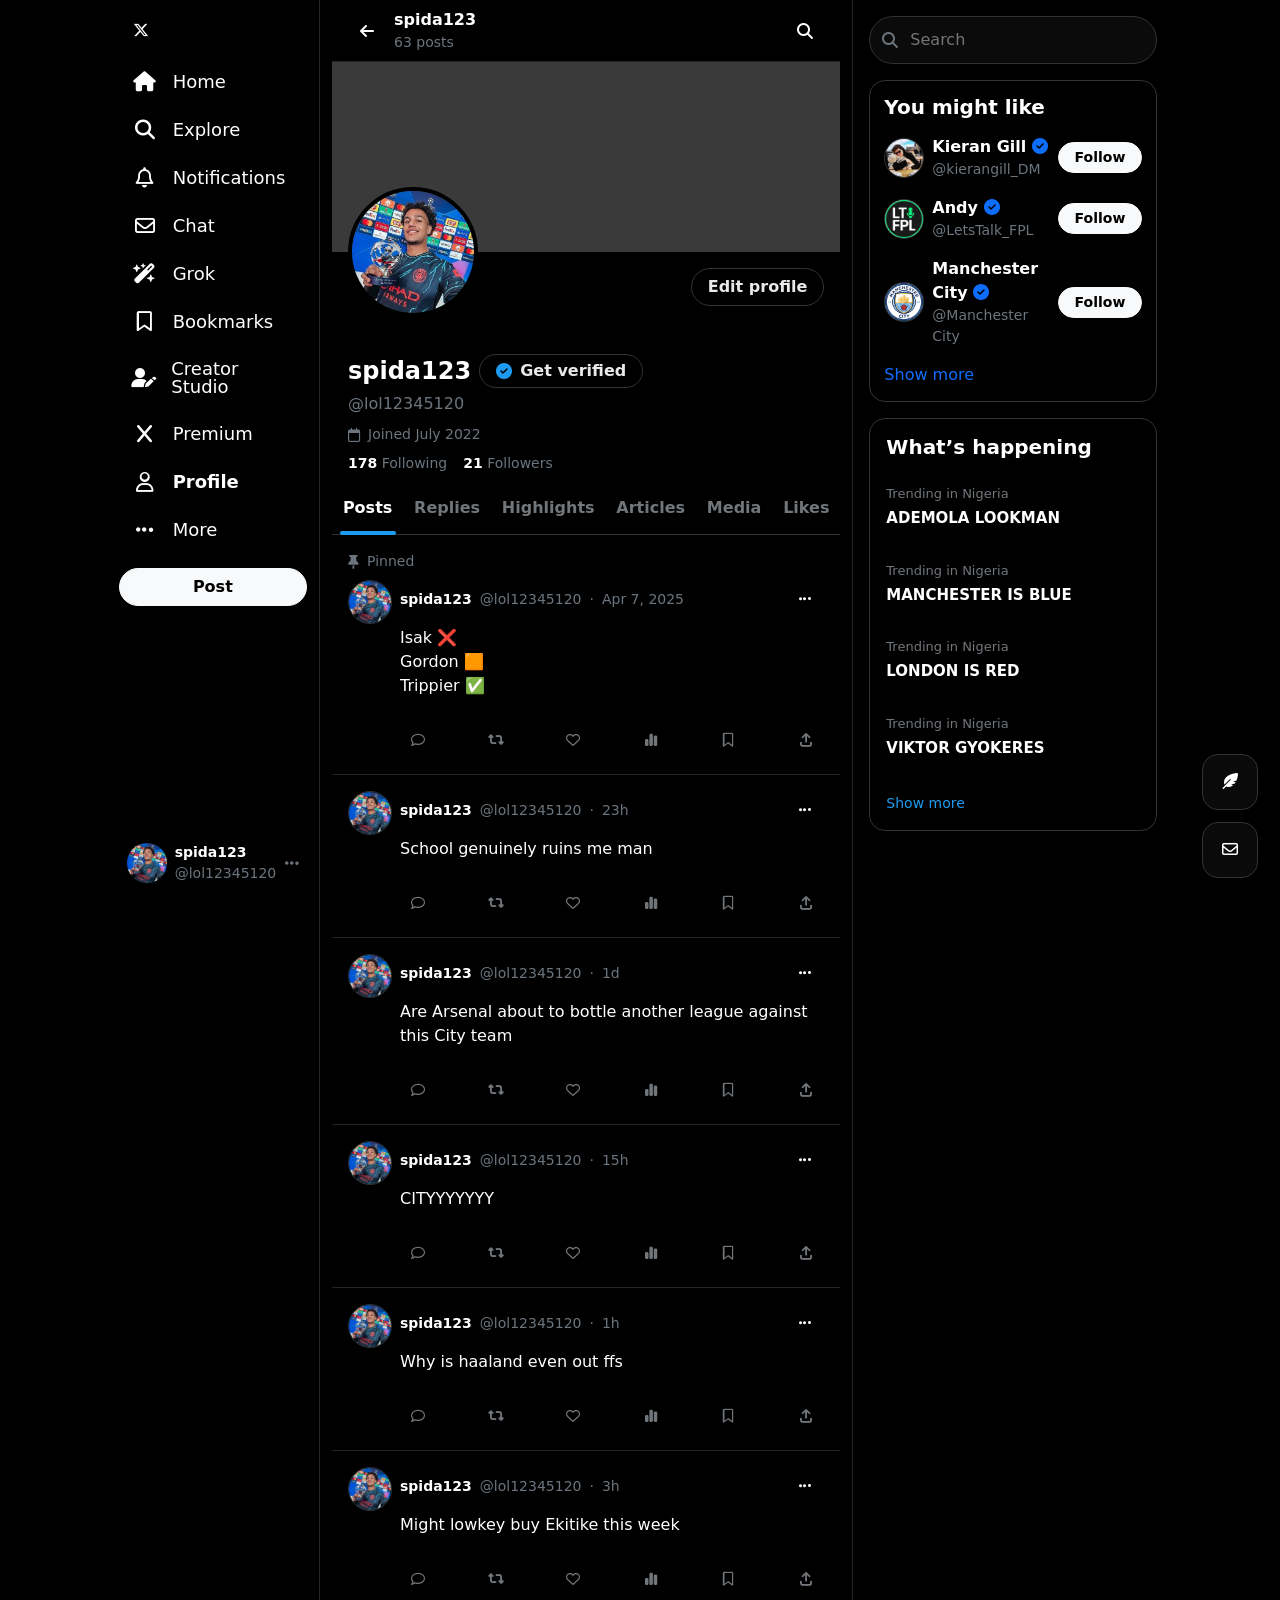
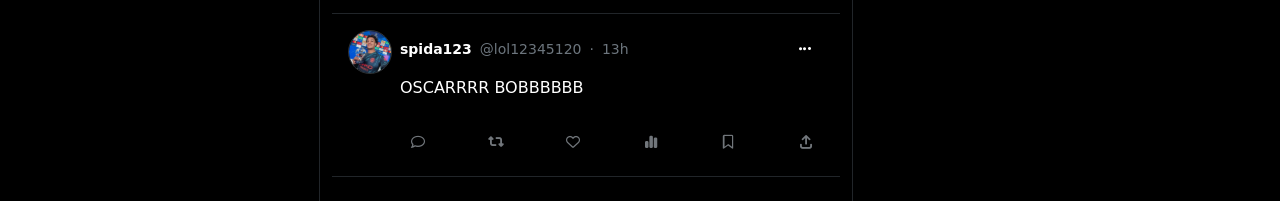
<file: profile.html>
<!doctype html>
<html lang="en">
<head>
  <meta charset="UTF-8" />
  <meta name="viewport" content="width=device-width, initial-scale=1.0" />
  <title>X Clone — Profile</title>

  <link href="https://cdn.jsdelivr.net/npm/bootstrap@5.3.3/dist/css/bootstrap.min.css" rel="stylesheet"/>
  <link rel="stylesheet" href="https://cdnjs.cloudflare.com/ajax/libs/font-awesome/6.5.0/css/all.min.css"/>

  <link rel="stylesheet" href="profile.css" />
</head>

<body class="bg-black text-white">
  <div class="container-fluid">
    <div class="row justify-content-center">

      <!-- LEFT SIDEBAR -->
      <aside class="col-12 col-md-3 col-lg-3 col-xl-2 d-none d-md-block border-end border-dark">
        <div class="vh-100 position-sticky top-0 d-flex flex-column py-2">

          <a href="home.html" class="logo-pill mb-2" aria-label="X">
            <i class="fa-brands fa-x-twitter"></i>
          </a>

          <nav class="nav flex-column gap-1">
            <a class="nav-link-x" href="home.html">
              <span class="x-nav__icon"><i class="fa-solid fa-house"></i></span>
              <span class="x-nav__text">Home</span>
            </a>

            <a class="nav-link-x" href="explore.html">
              <span class="x-nav__icon"><i class="fa-solid fa-magnifying-glass"></i></span>
              <span class="x-nav__text">Explore</span>
            </a>

            <a class="nav-link-x position-relative" href="notifications.html">
              <span class="x-nav__icon"><i class="fa-regular fa-bell"></i></span>
              <span class="x-nav__text">Notifications</span>
              <!-- <span class="badge-x">1</span> -->
            </a>

            <a class="nav-link-x" href="#">
              <span class="x-nav__icon"><i class="fa-regular fa-envelope"></i></span>
              <span class="x-nav__text">Chat</span>
            </a>

            <a class="nav-link-x" href="#">
              <span class="x-nav__icon"><i class="fa-solid fa-wand-magic-sparkles"></i></span>
              <span class="x-nav__text">Grok</span>
            </a>

            <a class="nav-link-x" href="#">
              <span class="x-nav__icon"><i class="fa-regular fa-bookmark"></i></span>
              <span class="x-nav__text">Bookmarks</span>
            </a>

            <a class="nav-link-x" href="#">
              <span class="x-nav__icon"><i class="fa-solid fa-user-pen"></i></span>
              <span class="x-nav__text">Creator Studio</span>
            </a>

            <a class="nav-link-x" href="#">
              <span class="x-nav__icon"><i class="fa-solid fa-x"></i></span>
              <span class="x-nav__text">Premium</span>
              <!-- <span class="ms-2 badge rounded-pill text-bg-primary small">50% off</span> -->
            </a>

            <a class="nav-link-x active" href="profile.html">
              <span class="x-nav__icon"><i class="fa-regular fa-user"></i></span>
              <span class="x-nav__text">Profile</span>
            </a>

            <a class="nav-link-x" href="#">
              <span class="x-nav__icon"><i class="fa-solid fa-ellipsis"></i></span>
              <span class="x-nav__text">More</span>
            </a>
          </nav>

          <button class="btn btn-light fw-bold rounded-pill w-100 mt-3" type="button">Post</button>

          <div class="d-flex align-items-center gap-2 mt-auto p-2 rounded-pill hover-dark">
            <div class="avatar-sm">
              <img src="bobb.jpg">
            </div>
            <div class="flex-grow-1">
              <div class="fw-bold small">spida123</div>
              <div class="text-secondary small">@lol12345120</div>
            </div>
            <i class="fa-solid fa-ellipsis text-secondary"></i>
          </div>

        </div>
      </aside>

      <!-- MIDDLE -->
      <main class="col-12 col-md-6 col-lg-6 col-xl-5 border-end border-dark">

        <!-- TOP BAR -->
        <div class="sticky-top topbar px-3 py-2 border-bottom border-dark">
          <div class="d-flex align-items-center gap-2">
            <button class="icon-pill" type="button"><i class="fa-solid fa-arrow-left"></i></button>

            <div class="flex-grow-1">
              <div class="fw-bold">spida123</div>
              <div class="text-secondary small">63 posts</div>
            </div>

            <button class="icon-pill" type="button"><i class="fa-solid fa-magnifying-glass"></i></button>
          </div>
        </div>

        <!-- BANNER (relative so avatar can overlap) -->
        <div class="banner"></div>

        <!-- PROFILE HEADER -->
        <div class="profile-head px-3 pt-3 pb-2">

          <!-- Avatar -->
          <div class="avatar-overlap">
            <!-- CHANGE src to your image file name -->
            <img src="profile.jpg" alt="Profile picture" class="avatar-big">
          </div>

          <div class="d-flex justify-content-end">
          <button class="btn btn-outline-light rounded-pill fw-bold px-3 btn-x edit-btn" type="button">
            Edit profile
          </button>
          </div>

          <div class="pt-5">
            <div class="d-flex align-items-center gap-2 flex-wrap">
              <h2 class="m-0 fw-bold fs-4">spida123</h2>

              <button class="btn btn-outline-light rounded-pill fw-bold px-3 py-1 btn-x verify-btn d-flex align-items-center gap-2" type="button">
              <i class="fa-solid fa-circle-check"></i>
              Get verified
            </button>
            </div>

            <div class="text-secondary mt-1">@lol12345120</div>

            <div class="text-secondary small d-flex align-items-center gap-2 mt-2">
              <i class="fa-regular fa-calendar"></i>
              Joined July 2022
            </div>

            <div class="d-flex gap-3 small mt-2">
              <span><span class="fw-bold text-white">178</span> <span class="text-secondary">Following</span></span>
              <span><span class="fw-bold text-white">21</span> <span class="text-secondary">Followers</span></span>
            </div>
          </div>
        </div>

        <!-- TABS -->
        <ul class="nav profile-tabs border-bottom border-dark px-0">
          <li class="nav-item flex-fill text-center">
            <a class="nav-link tabx active" href="#">Posts</a>
          </li>
          <li class="nav-item flex-fill text-center">
            <a class="nav-link tabx" href="#">Replies</a>
          </li>
          <li class="nav-item flex-fill text-center">
            <a class="nav-link tabx" href="#">Highlights</a>
          </li>
          <li class="nav-item flex-fill text-center">
            <a class="nav-link tabx" href="#">Articles</a>
          </li>
          <li class="nav-item flex-fill text-center">
            <a class="nav-link tabx" href="#">Media</a>
          </li>
          <li class="nav-item flex-fill text-center">
            <a class="nav-link tabx" href="#">Likes</a>
          </li>
        </ul>

        <!-- POSTS -->
        <section class="pb-4">
          <article class="border-bottom border-dark px-3 py-3">
            <div class="text-secondary small d-flex align-items-center gap-2 mb-2">
              <i class="fa-solid fa-thumbtack"></i> <span>Pinned</span>
            </div>

            <div class="d-flex gap-2">
             <img src="profile.jpg" alt="Profile picture" class="post-avatar">

              <div class="flex-grow-1">
                <div class="d-flex align-items-center flex-wrap gap-2 small">
                  <span class="fw-bold">spida123</span>
                  <span class="text-secondary">@lol12345120</span>
                  <span class="text-secondary">·</span>
                  <span class="text-secondary">Apr 7, 2025</span>

                  <button class="icon-pill ms-auto" type="button" aria-label="More">
                    <i class="fa-solid fa-ellipsis"></i>
                  </button>
                </div>

                <div class="mt-2">
                  Isak ❌<br />Gordon 🟧<br />Trippier ✅
                </div>

                <br>

                <div class="tweet-actions d-flex justify-content-between small">

                <div class="action comment" data-label="Reply">
                  <i class="fa-regular fa-comment"></i>
                </div>

                <div class="action repost" data-label="Repost">
                  <i class="fa-solid fa-retweet"></i>
                </div>

                <div class="action like" data-label="Like">
                  <i class="fa-regular fa-heart"></i>
                </div>

                <div class="action view" data-label="View">
                  <i class="fa-solid fa-chart-simple"></i>
                </div>

                <div class="action bookmark" data-label="Bookmark">
                  <i class="fa-regular fa-bookmark"></i>
                </div>

                <div class="action share" data-label="Share">
                  <i class="fa-solid fa-arrow-up-from-bracket"></i>
                </div>

              </div>
              </div>
            </div>
          </article>

          <!-- Normal tweet 1 (NOT pinned) -->
<article class="border-bottom border-dark px-3 py-3 tweet-hover">
  <div class="d-flex gap-2">
    <img src="profile.jpg" alt="Profile picture" class="post-avatar">

    <div class="flex-grow-1">
      <div class="d-flex align-items-center flex-wrap gap-2 small">
        <span class="fw-bold">spida123</span>
        <span class="text-secondary">@lol12345120</span>
        <span class="text-secondary">·</span>
        <span class="text-secondary">23h</span>

        <button class="icon-pill ms-auto" type="button" aria-label="More">
          <i class="fa-solid fa-ellipsis"></i>
        </button>
      </div>

      <div class="mt-2">
          School genuinely ruins me man
      </div>
      <br>
            <div class="tweet-actions d-flex justify-content-between small">

                <div class="action comment" data-label="Reply">
                  <i class="fa-regular fa-comment"></i>
                </div>

                <div class="action repost" data-label="Repost">
                  <i class="fa-solid fa-retweet"></i>
                </div>

                <div class="action like" data-label="Like">
                  <i class="fa-regular fa-heart"></i>
                </div>

                <div class="action view" data-label="View">
                  <i class="fa-solid fa-chart-simple"></i>
                </div>

                <div class="action bookmark" data-label="Bookmark">
                  <i class="fa-regular fa-bookmark"></i>
                </div>

                <div class="action share" data-label="Share">
                  <i class="fa-solid fa-arrow-up-from-bracket"></i>
                </div>

              </div>
    </div>
  </div>
</article>

<!-- Normal tweet 2 (NOT pinned) -->
<article class="border-bottom border-dark px-3 py-3 tweet-hover">
  <div class="d-flex gap-2">
    <img src="profile.jpg" alt="Profile picture" class="post-avatar">

    <div class="flex-grow-1">
      <div class="d-flex align-items-center flex-wrap gap-2 small">
        <span class="fw-bold">spida123</span>
        <span class="text-secondary">@lol12345120</span>
        <span class="text-secondary">·</span>
        <span class="text-secondary">1d</span>

        <button class="icon-pill ms-auto" type="button" aria-label="More">
          <i class="fa-solid fa-ellipsis"></i>
        </button>
      </div>

      <div class="mt-2">
        Are Arsenal about to bottle another league against this City team
      </div>

       <br>
            <div class="tweet-actions d-flex justify-content-between small">

                <div class="action comment" data-label="Reply">
                  <i class="fa-regular fa-comment"></i>
                </div>

                <div class="action repost" data-label="Repost">
                  <i class="fa-solid fa-retweet"></i>
                </div>

                <div class="action like" data-label="Like">
                  <i class="fa-regular fa-heart"></i>
                </div>

                <div class="action view" data-label="View">
                  <i class="fa-solid fa-chart-simple"></i>
                </div>

                <div class="action bookmark" data-label="Bookmark">
                  <i class="fa-regular fa-bookmark"></i>
                </div>

                <div class="action share" data-label="Share">
                  <i class="fa-solid fa-arrow-up-from-bracket"></i>
                </div>

              </div>
    </div>
  </div>
</article>

<article class="border-bottom border-dark px-3 py-3 tweet-hover">
  <div class="d-flex gap-2">
    <img src="profile.jpg" alt="Profile picture" class="post-avatar">

    <div class="flex-grow-1">
      <div class="d-flex align-items-center flex-wrap gap-2 small">
        <span class="fw-bold">spida123</span>
        <span class="text-secondary">@lol12345120</span>
        <span class="text-secondary">·</span>
        <span class="text-secondary">15h</span>

        <button class="icon-pill ms-auto" type="button" aria-label="More">
          <i class="fa-solid fa-ellipsis"></i>
        </button>
      </div>

      <div class="mt-2">
          CITYYYYYYY
      </div>

       <br>
            <div class="tweet-actions d-flex justify-content-between small">

                <div class="action comment" data-label="Reply">
                  <i class="fa-regular fa-comment"></i>
                </div>

                <div class="action repost" data-label="Repost">
                  <i class="fa-solid fa-retweet"></i>
                </div>

                <div class="action like" data-label="Like">
                  <i class="fa-regular fa-heart"></i>
                </div>

                <div class="action view" data-label="View">
                  <i class="fa-solid fa-chart-simple"></i>
                </div>

                <div class="action bookmark" data-label="Bookmark">
                  <i class="fa-regular fa-bookmark"></i>
                </div>

                <div class="action share" data-label="Share">
                  <i class="fa-solid fa-arrow-up-from-bracket"></i>
                </div>

              </div>
    </div>
  </div>
</article>

<article class="border-bottom border-dark px-3 py-3 tweet-hover">
  <div class="d-flex gap-2">
    <img src="profile.jpg" alt="Profile picture" class="post-avatar">

    <div class="flex-grow-1">
      <div class="d-flex align-items-center flex-wrap gap-2 small">
        <span class="fw-bold">spida123</span>
        <span class="text-secondary">@lol12345120</span>
        <span class="text-secondary">·</span>
        <span class="text-secondary">1h</span>

        <button class="icon-pill ms-auto" type="button" aria-label="More">
          <i class="fa-solid fa-ellipsis"></i>
        </button>
      </div>

      <div class="mt-2">
          Why is haaland even out ffs
      </div>

       <br>
            <div class="tweet-actions d-flex justify-content-between small">

                <div class="action comment" data-label="Reply">
                  <i class="fa-regular fa-comment"></i>
                </div>

                <div class="action repost" data-label="Repost">
                  <i class="fa-solid fa-retweet"></i>
                </div>

                <div class="action like" data-label="Like">
                  <i class="fa-regular fa-heart"></i>
                </div>

                <div class="action view" data-label="View">
                  <i class="fa-solid fa-chart-simple"></i>
                </div>

                <div class="action bookmark" data-label="Bookmark">
                  <i class="fa-regular fa-bookmark"></i>
                </div>

                <div class="action share" data-label="Share">
                  <i class="fa-solid fa-arrow-up-from-bracket"></i>
                </div>

              </div>
    </div>
  </div>
</article>


<article class="border-bottom border-dark px-3 py-3 tweet-hover">
  <div class="d-flex gap-2">
    <img src="profile.jpg" alt="Profile picture" class="post-avatar">

    <div class="flex-grow-1">
      <div class="d-flex align-items-center flex-wrap gap-2 small">
        <span class="fw-bold">spida123</span>
        <span class="text-secondary">@lol12345120</span>
        <span class="text-secondary">·</span>
        <span class="text-secondary">3h</span>

        <button class="icon-pill ms-auto" type="button" aria-label="More">
          <i class="fa-solid fa-ellipsis"></i>
        </button>
      </div>

      <div class="mt-2">
          Might lowkey buy Ekitike this week
      </div>

       <br>
            <div class="tweet-actions d-flex justify-content-between small">

                <div class="action comment" data-label="Reply">
                  <i class="fa-regular fa-comment"></i>
                </div>

                <div class="action repost" data-label="Repost">
                  <i class="fa-solid fa-retweet"></i>
                </div>

                <div class="action like" data-label="Like">
                  <i class="fa-regular fa-heart"></i>
                </div>

                <div class="action view" data-label="View">
                  <i class="fa-solid fa-chart-simple"></i>
                </div>

                <div class="action bookmark" data-label="Bookmark">
                  <i class="fa-regular fa-bookmark"></i>
                </div>

                <div class="action share" data-label="Share">
                  <i class="fa-solid fa-arrow-up-from-bracket"></i>
                </div>

              </div>
    </div>
  </div>
</article>


<article class="border-bottom border-dark px-3 py-3 tweet-hover">
  <div class="d-flex gap-2">
    <img src="profile.jpg" alt="Profile picture" class="post-avatar">

    <div class="flex-grow-1">
      <div class="d-flex align-items-center flex-wrap gap-2 small">
        <span class="fw-bold">spida123</span>
        <span class="text-secondary">@lol12345120</span>
        <span class="text-secondary">·</span>
        <span class="text-secondary">13h</span>

        <button class="icon-pill ms-auto" type="button" aria-label="More">
          <i class="fa-solid fa-ellipsis"></i>
        </button>
      </div>

      <div class="mt-2">
          OSCARRRR BOBBBBBB
      </div>

       <br>
            <div class="tweet-actions d-flex justify-content-between small">

                <div class="action comment" data-label="Reply">
                  <i class="fa-regular fa-comment"></i>
                </div>

                <div class="action repost" data-label="Repost">
                  <i class="fa-solid fa-retweet"></i>
                </div>

                <div class="action like" data-label="Like">
                  <i class="fa-regular fa-heart"></i>
                </div>

                <div class="action view" data-label="View">
                  <i class="fa-solid fa-chart-simple"></i>
                </div>

                <div class="action bookmark" data-label="Bookmark">
                  <i class="fa-regular fa-bookmark"></i>
                </div>

                <div class="action share" data-label="Share">
                  <i class="fa-solid fa-arrow-up-from-bracket"></i>
                </div>

              </div>
    </div>
  </div>
</article>


        </section>

      </main>

      <!-- RIGHT -->
      <aside class="col-lg-3 col-xl-3 d-none d-lg-block p-3">
        <div class="position-sticky" style="top: 12px;">
          <!-- wrap search + dropdown together -->
<div class="search-wrap mb-3">

  <div class="search-pill">
    <i class="fa-solid fa-magnifying-glass text-secondary"></i>
    <input class="search-input" type="text" placeholder="Search" />
  </div>

  <!-- DROPDOWN (Recent) -->
  <div class="recent-drop">
    <div class="recent-head">
      <div class="recent-title">Recent</div>
      <a href="#" class="recent-clear">Clear all</a>
    </div>

    <div class="recent-list">
      <a href="#" class="recent-item">
        <div class="recent-avatar">
          <img src="fantasy football scout.png">
        </div>
        <div class="recent-meta">
          <div class="recent-name">
            Fantasy Football Scout <i class="fa-solid fa-circle-check text-primary"></i>
          </div>
          <div class="recent-handle">@FFScout</div>
        </div>
        <div class="recent-x"><i class="fa-solid fa-xmark"></i></div>
      </a>

      <a href="#" class="recent-item">
        <div class="recent-avatar">
          <img src="legion hoops.jpg">
        </div>
        <div class="recent-meta">
          <div class="recent-name">
            Legion Hoops <i class="fa-solid fa-circle-check text-primary"></i>
          </div>
          <div class="recent-handle">@LegionHoops</div>
        </div>
        <div class="recent-x"><i class="fa-solid fa-xmark"></i></div>
      </a>

      <a href="#" class="recent-item">
        <div class="recent-icon"><i class="fa-solid fa-magnifying-glass"></i></div>
        <div class="recent-meta">
          <div class="recent-name plain">nba</div>
        </div>
        <div class="recent-x"><i class="fa-solid fa-xmark"></i></div>
      </a>

      <a href="#" class="recent-item">
        <div class="recent-avatar">
          <img src="drake.png">
        </div>
        <div class="recent-meta">
          <div class="recent-name">
            Drizzy <i class="fa-solid fa-circle-check text-primary"></i>
          </div>
          <div class="recent-handle">@Drake</div>
        </div>
        <div class="recent-x"><i class="fa-solid fa-xmark"></i></div>
      </a>

      <a href="#" class="recent-item">
        <div class="recent-avatar">
          <img src="ltfpl.jpg">
        </div>
        <div class="recent-meta">
          <div class="recent-name">
            Andy <i class="fa-solid fa-circle-check text-primary"></i>
          </div>
          <div class="recent-handle">@LetsTalk_FPL</div>
        </div>
        <div class="recent-x"><i class="fa-solid fa-xmark"></i></div>
      </a>

      <a href="#" class="recent-item">
        <div class="recent-icon"><i class="fa-solid fa-magnifying-glass"></i></div>
        <div class="recent-meta">
          <div class="recent-name plain">lets talk fpl</div>
        </div>
        <div class="recent-x"><i class="fa-solid fa-xmark"></i></div>
      </a>

      <a href="#" class="recent-item">
        <div class="recent-icon"><i class="fa-solid fa-magnifying-glass"></i></div>
        <div class="recent-meta">
          <div class="recent-name plain">fpl focal</div>
        </div>
        <div class="recent-x"><i class="fa-solid fa-xmark"></i></div>
      </a>
    </div>
  </div>
  <!-- end dropdown -->

</div>

          <div class="cardx mb-3">
            <h3 class="fw-bold fs-5 mb-2">You might like</h3>

            <div class="d-flex align-items-center gap-2 py-2">
              <img src="kieran.jpg" alt="kieran" class="mini-pic">
              <div class="flex-grow-1">
                <div class="fw-bold">Kieran Gill  <i class="fa-solid fa-circle-check text-primary"></i></div>
                <div class="text-secondary small">@kierangill_DM</div>
              </div>
              <button class="btn btn-light btn-sm rounded-pill fw-bold px-3" type="button">Follow</button>
            </div>

             <div class="d-flex align-items-center gap-2 py-2">
              <img src="ltfpl.jpg" alt="Lets talk fpl" class="mini-pic">
              <div class="flex-grow-1">
                <div class="fw-bold">Andy <i class="fa-solid fa-circle-check text-primary"></i></div>
                <div class="text-secondary small">@LetsTalk_FPL</div>
              </div>
              <button class="btn btn-light btn-sm rounded-pill fw-bold px-3" type="button">Follow</button>
            </div>

             <div class="d-flex align-items-center gap-2 py-2">
              <img src="man city.png" alt="Manchester City" class="mini-pic">
              <div class="flex-grow-1">
                <div class="fw-bold">Manchester City <i class="fa-solid fa-circle-check text-primary"></i></div>
                <div class="text-secondary small">@Manchester City</div>
              </div>
              <button class="btn btn-light btn-sm rounded-pill fw-bold px-3" type="button">Follow</button>
            </div>

            <a class="text-primary text-decoration-none d-inline-block mt-2" href="#">Show more</a>
          </div>

          <!-- What's happening -->
          <div class="card-x trending-card">
            
            <h2 class="card-title">What’s happening</h2>

            <div class="trend-item">
              <span class="trend-category">Trending in Nigeria</span>
              <p class="trend-title">ADEMOLA LOOKMAN</p>
            </div>

            <div class="trend-item">
              <span class="trend-category">Trending in Nigeria</span>
              <p class="trend-title">MANCHESTER IS BLUE</p>
            </div>

            <div class="trend-item">
              <span class="trend-category">Trending in Nigeria</span>
              <p class="trend-title">LONDON IS RED</p>
            </div>

             <div class="trend-item">
              <span class="trend-category">Trending in Nigeria</span>
              <p class="trend-title">VIKTOR GYOKERES</p>
            </div>

            <a href="#" class="show-more">Show more</a>

          </div>

          <div class="float-stack">
            <button class="float-btn" type="button"><i class="fa-solid fa-feather-pointed"></i></button>
            <button class="float-btn" type="button"><i class="fa-regular fa-envelope"></i></button>
          </div>
        </div>
      </aside>

    </div>
  </div>

  <script src="https://cdn.jsdelivr.net/npm/bootstrap@5.3.3/dist/js/bootstrap.bundle.min.js"></script>
</body>
</html>
</file>
<file: profile.css>
a { color: inherit; text-decoration: none; }
a:hover { color: inherit; text-decoration: none; }

body{
  background:#000;
  color:#e7e9ea;
}

/* ===== Sidebar (same system as home.css) ===== */
.logo-pill{
  width:44px;height:44px;
  display:flex;align-items:center;justify-content:center;
  border-radius:999px;
  color:#fff;
}
.logo-pill:hover{ background:rgba(255,255,255,0.08); }

.nav-link-x{
  display:flex;
  align-items:center;
  gap:14px;
  padding:12px;
  border-radius:999px;
  color:#fff;
  font-size:18px;
  line-height:1;
}
.nav-link-x:hover{ background:rgba(255,255,255,0.08); color:#fff; }
.nav-link-x.active .x-nav__text{ font-weight:800; }

.x-nav__icon{
  width:28px;
  display:flex;
  justify-content:center;
  font-size:20px;
}

.badge-x{
  position:absolute;
  top:6px;
  left:22px;
  background:#1d9bf0;
  color:#fff;
  font-size:11px;
  padding:2px 6px;
  border-radius:999px;
}

.hover-dark:hover{ background:rgba(255,255,255,0.08); }


.avatar-sm{
  width:40px;
  height:40px;
  border-radius:50%;
  overflow:hidden;      /* VERY IMPORTANT */
  flex-shrink:0;
  background:#222;
}

.avatar-sm img{
  width:100%;
  height:100%;
  object-fit:cover;     /* prevents stretching */
  display:block;
}

/* ===== Profile styles ===== */
.topbar{
  background: rgba(0,0,0,.85);
  backdrop-filter: blur(6px);
}

.icon-pill{
  width:38px;height:38px;
  border:none;border-radius:999px;
  background:transparent;color:#fff;
  display:inline-flex;align-items:center;justify-content:center;
}
.icon-pill:hover{ background:#0f0f0f; }

.hover-pill:hover{ background:#0f0f0f; }

.banner{
  height:190px;
  background:#3a3a3a;
  position:relative;
}

/* the block under banner needs to be relative so avatar can sit correctly */
.profile-head{
  position:relative;
}

/* Avatar overlap like X */
.avatar-overlap{
  position:absolute;
  left:16px;
  top:-65px; /* overlaps the banner */
}

.avatar-big{
  width:130px;
  height:130px;
  border-radius:50%;
  border:4px solid #000;
  object-fit:cover;
  background:#000;
}

/* Right side search + card */
.search-pill{
  border:1px solid #2f3336;
  background:#0b0b0b;
  border-radius:999px;
  padding:10px 12px;
  display:flex;
  align-items:center;
  gap:10px;
}
.search-input{
  width:100%;
  border:none;
  outline:none;
  background:transparent;
  color:#fff;
}

.cardx{
  border:1px solid #2f3336;
  background: black;
  border-radius:16px;
  padding:14px;
}

.mini-pic{
  width:40px;height:40px;border-radius:999px;
  border:1px solid #2f3336;
  background:linear-gradient(140deg,#00bbf9,#f15bb5);
}

.post-avatar{
  width:44px;height:44px;border-radius:999px;
  border:1px solid #2f3336;
  background: linear-gradient(140deg, #00bbf9, #f15bb5);
  flex:0 0 44px;
}

/* Floating buttons */
.float-stack{
  position:fixed;
  right:22px;
  bottom:22px;
  display:flex;
  flex-direction:column;
  gap:12px;
}
.float-btn{
  width:56px;height:56px;
  border-radius:16px;
  border:1px solid #2f3336;
  background:#0a0a0a;
  color:#fff;
}
.float-btn:hover{ background:#101010; }

/* ===== PROFILE TABS (exact X-like) ===== */
.profile-tabs{
  border-bottom:1px solid #2f3336 !important;
}

.profile-tabs .nav-item{
  position:relative;
}

.tabx{
  color:rgb(113,118,123) !important;
  font-weight:600;
  padding:14px 0 !important;
  width:100%;
  display:block;
  position:relative;
}

.tabx:hover{
  background:rgba(255,255,255,0.06);
  color:#fff !important;
}

.tabx.active{
  color:#fff !important;
}

.tabx.active::after{
  content:"";
  position:absolute;
  bottom:-1px;
  left:50%;
  transform:translateX(-50%);
  width:56px;
  height:4px;
  background:#1d9bf0;
  border-radius:999px;
}

/* wrapper so dropdown positions under the input */
.search-wrap{
  position: relative;
}

/* dropdown panel */
.recent-drop{
  position: absolute;
  top: 52px;           /* sits right under the search pill */
  left: 0;
  width: 100%;
  background: #000;
  border: 1px solid #2f3336;
  border-radius: 16px;
  box-shadow: 0 10px 30px rgba(0,0,0,.6);
  overflow: hidden;

  /* hidden by default */
  opacity: 0;
  transform: translateY(-6px);
  pointer-events: none;
  transition: .15s ease;
  z-index: 9999;       /* important so it sits above cards */
}

/* show it when input is focused */
.search-wrap:focus-within .recent-drop{
  opacity: 1;
  transform: translateY(0);
  pointer-events: auto;
}

/* header */
.recent-head{
  display:flex;
  align-items:center;
  justify-content:space-between;
  padding: 14px 16px;
}
.recent-title{
  font-weight: 800;
  font-size: 20px;
}
.recent-clear{
  color:#1d9bf0;
  text-decoration:none;
  font-weight:600;
}
.recent-clear:hover{ text-decoration: underline; }

/* list */
.recent-list{
  max-height: 420px;
  overflow:auto;
  padding-bottom: 6px;
}

/* row */
.recent-item{
  display:flex;
  align-items:center;
  gap: 12px;
  padding: 12px 16px;
}
.recent-item:hover{
  background: rgba(255,255,255,0.06);
}

/* avatars */
.recent-avatar{
  width:40px;
  height:40px;
  border-radius:50%;
  overflow:hidden;          /* CLIP the image to the circle */
  flex:0 0 40px;
  background:#222;
}

.recent-avatar img{
  width:100%;
  height:100%;
  object-fit:cover;         /* fill the circle nicely */
  display:block;
}

.recent-icon{
  width:40px;height:40px;border-radius:50%;
  display:flex;align-items:center;justify-content:center;
  color:#8b98a5;
  flex: 0 0 40px;
}

/* fake avatar colors (replace with images later) */
.av1{ background: #0f3; opacity:.35; }
.av2{ background: #3af; opacity:.35; }
.av3{ background: #fff; opacity:.18; }
.av4{ background: #0f0; opacity:.20; }

.recent-meta{ min-width:0; }
.recent-name{
  font-weight:800;
  color:#fff;
  white-space:nowrap;
  overflow:hidden;
  text-overflow:ellipsis;
}
.recent-name.plain{ font-weight:600; }
.recent-handle{
  color:#8b98a5;
  font-size: 14px;
}

/* right X */
.recent-x{
  margin-left:auto;
  width:34px;height:34px;border-radius:999px;
  display:flex;align-items:center;justify-content:center;
  color:#1d9bf0;
}
.recent-x:hover{
  background: rgba(29,155,240,0.15);
}

.trending-card h2 {
  font-size: 20px;
  font-weight: 700;
  margin-bottom: 16px;

}

.trend-item:hover {
  background-color: rgba(255,255,255,0.03);
}

.trend-category {
  font-size: 13px;
  color: rgb(113,118,123);
}

.trend-title {
  font-size: 15px;
  font-weight: 700;
  margin-top: 2px;
}

.show-more {
  display: block;
  margin-top: 12px;
  color: #1d9bf0;
  text-decoration: none;
  font-size: 14px;
}

.show-more:hover {
  text-decoration: underline;
}

.card-x {
  background: black;
  border-radius: 16px;
  padding: 16px;
  border: 1px solid #2f3336;
}

.card-title {
  font-size: 20px;
  font-weight: 700;
  margin-bottom: 16px;
}

.trend-item {
  padding: 6px 0;
  cursor: pointer;
}

.trend-item:hover {
  background-color: rgba(255,255,255,0.03);
}

.trend-category {
  font-size: 13px;
  color: rgb(113,118,123);
}
.show-more:hover {
  text-decoration: underline;
}

/* ===== Get verified hover (match X) ===== */
.verify-btn{
  border-color:#2f3336 !important;
  color:#e7e9ea !important;
  background:transparent !important;
  transition: background .15s ease, border-color .15s ease, color .15s ease;
}

.verify-btn i{
  color:#1d9bf0; /* blue check */
}

/* hover state like your right image */
.verify-btn:hover{
  background: rgba(255,255,255,0.06) !important;  /* dark hover fill */
  border-color: rgba(255,255,255,0.18) !important; /* subtle brighter border */
  color:#fff !important;
}

/* keep it nice when clicked */
.verify-btn:active{
  background: rgba(255,255,255,0.09) !important;
}

/* ===== Edit profile button (X-style hover) ===== */
.edit-btn{
  border-color:#2f3336 !important;
  color:#e7e9ea !important;
  background:transparent !important;
  transition: background .15s ease, border-color .15s ease, color .15s ease;
}

.edit-btn:hover{
  background: rgba(255,255,255,0.06) !important;   /* dark fill */
  border-color: rgba(255,255,255,0.18) !important; /* subtle brighter border */
  color:#fff !important;
}

.edit-btn:active{
  background: rgba(255,255,255,0.09) !important;
}

/* tweet hover like home page */
.tweet-hover:hover{
  background: rgba(255,255,255,0.03);
}

/* ============================= */
/* PROFILE TWEET ACTIONS SYSTEM */
/* ============================= */

.tweet-actions .action{
  position: relative;
  width: 36px;
  height: 36px;
  display:flex;
  align-items:center;
  justify-content:center;
  border-radius:50%;
  cursor:pointer;
  color:#71767b;
  transition: all .2s ease;
}

/* Tooltip */
.tweet-actions .action::after{
  content: attr(data-label);
  position: absolute;
  bottom: -32px;
  left: 50%;
  transform: translateX(-50%);
  background: #536471;
  color: #fff;
  font-size: 12px;
  padding: 4px 8px;
  border-radius: 4px;
  opacity: 0;
  pointer-events: none;
  white-space: nowrap;
  transition: opacity .15s ease;
  z-index: 100;
}

.tweet-actions .action:hover::after{
  opacity: 1;
}

/* ============================= */
/* HOVER COLORS (exact like X)  */
/* ============================= */

/* Reply - Blue */
.action.comment:hover{
  color:#1d9bf0;
  background:rgba(29,155,240,0.1);
}

/* Repost - Green */
.action.repost:hover{
  color:#00ba7c;
  background:rgba(0,186,124,0.1);
}

/* Like - Pink/Red */
.action.like:hover{
  color:#f91880;
  background:rgba(249,24,128,0.1);
}

/* View - Blue */
.action.view:hover{
  color:#1d9bf0;
  background:rgba(29,155,240,0.1);
}

/* Bookmark - Blue */
.action.bookmark:hover{
  color:#1d9bf0;
  background:rgba(29,155,240,0.1);
}

/* Share - Blue */
.action.share:hover{
  color:#1d9bf0;
  background:rgba(29,155,240,0.1);
}
</file>
